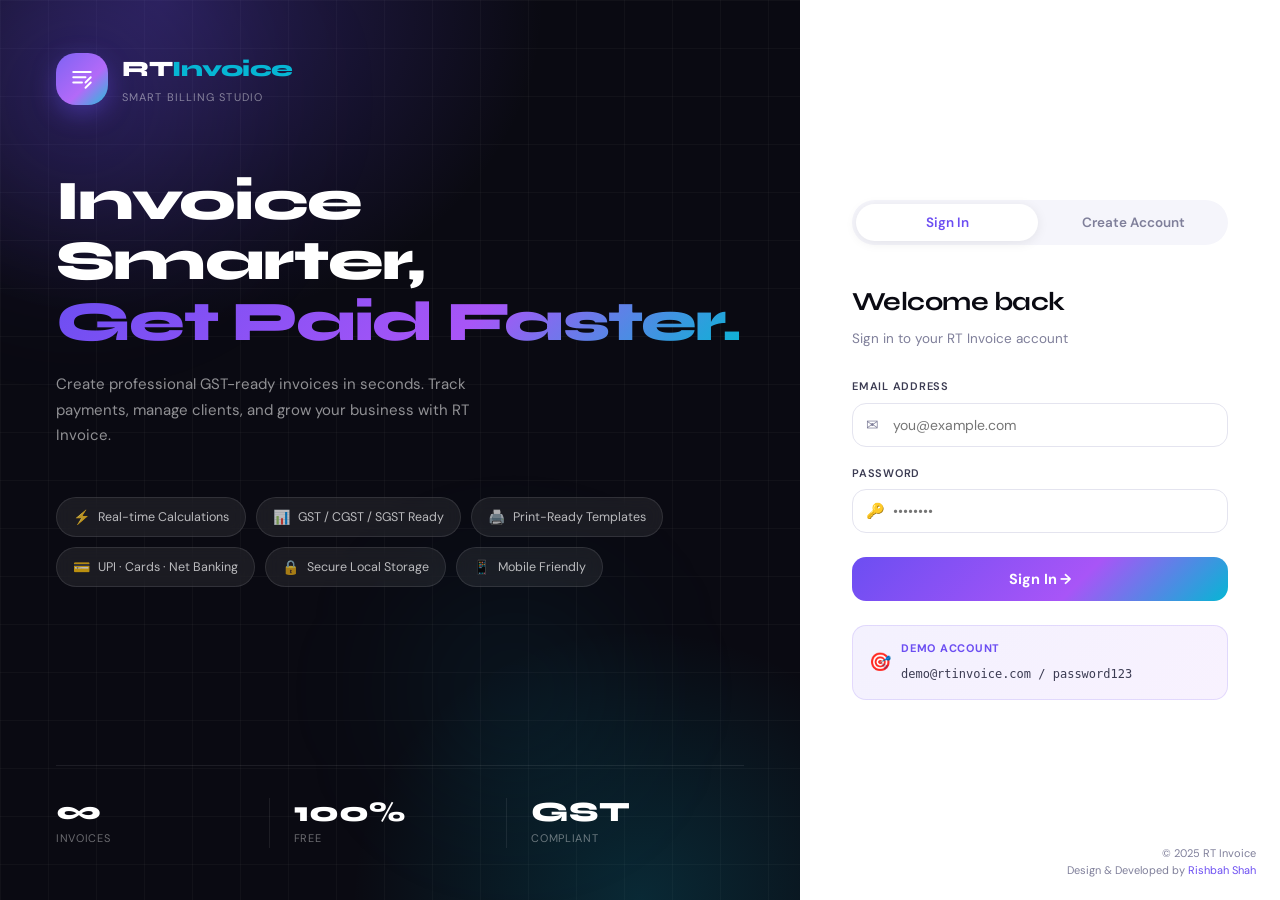
<file: index.html>
<!DOCTYPE html>
<html lang="en">

<head>
  <meta charset="UTF-8">
  <meta name="viewport" content="width=device-width, initial-scale=1.0, viewport-fit=cover">
  <title>RT Invoice · Smart Billing Platform</title>
  <link rel="preconnect" href="https://fonts.googleapis.com">
  <link rel="preconnect" href="https://fonts.gstatic.com" crossorigin>
  <link
    href="https://fonts.googleapis.com/css2?family=Syne:wght@400;500;600;700;800&family=DM+Sans:ital,opsz,wght@0,9..40,300;0,9..40,400;0,9..40,500;0,9..40,600;1,9..40,300&display=swap"
    rel="stylesheet">
  <link rel="stylesheet" href="css/style.css">
  <link rel="stylesheet" href="css/login.css">
  <link rel="icon" type="image/svg+xml"
    href="data:image/svg+xml,%3Csvg xmlns='http://www.w3.org/2000/svg' viewBox='0 0 32 32' fill='%236c4ef2'%3E%3Crect width='32' height='32' rx='8' fill='%236c4ef2'/%3E%3Ctext x='5' y='23' font-size='18' font-weight='900' fill='white' font-family='sans-serif'%3ERT%3C/text%3E%3C/svg%3E">
</head>

<body>

  <div class="login-bg">

    <!-- ── Animated orbs ── -->
    <div class="orb orb-1"></div>
    <div class="orb orb-2"></div>
    <div class="orb orb-3"></div>

    <!-- ── Hero / Left ── -->
    <div class="login-hero">
      <div class="hero-grid"></div>

      <div class="hero-top">
        <!-- Brand -->
        <div class="brand-mark">
          <div class="brand-icon">
            <svg width="28" height="28" viewBox="0 0 32 32" fill="none">
              <path d="M6 8h20M6 14h14M6 20h10M20 20l6-6M20 26l6-6" stroke="white" stroke-width="2.2"
                stroke-linecap="round" />
            </svg>
          </div>
          <div>
            <div class="brand-name">RT<span>Invoice</span></div>
            <div class="brand-tagline">Smart Billing Studio</div>
          </div>
        </div>

        <!-- Headline -->
        <h1 class="hero-headline">
          Invoice Smarter,<br>
          <span class="grad-text">Get Paid Faster.</span>
        </h1>
        <p class="hero-sub">
          Create professional GST-ready invoices in seconds. Track payments, manage clients, and grow your business with
          RT Invoice.
        </p>

        <!-- Feature Pills -->
        <div class="feature-pills">
          <div class="pill"><span class="pill-icon">⚡</span> Real-time Calculations</div>
          <div class="pill"><span class="pill-icon">📊</span> GST / CGST / SGST Ready</div>
          <div class="pill"><span class="pill-icon">🖨️</span> Print-Ready Templates</div>
          <div class="pill"><span class="pill-icon">💳</span> UPI · Cards · Net Banking</div>
          <div class="pill"><span class="pill-icon">🔒</span> Secure Local Storage</div>
          <div class="pill"><span class="pill-icon">📱</span> Mobile Friendly</div>
        </div>
      </div>

      <!-- Stats -->
      <div class="stats-row">
        <div class="stat">
          <div class="stat-num">∞</div>
          <div class="stat-label">Invoices</div>
        </div>
        <div class="stat">
          <div class="stat-num">100%</div>
          <div class="stat-label">Free</div>
        </div>
        <div class="stat">
          <div class="stat-num">GST</div>
          <div class="stat-label">Compliant</div>
        </div>
      </div>
    </div>

    <!-- ── Auth / Right ── -->
    <div class="login-auth">
      <div class="auth-card">

        <!-- Tabs -->
        <div class="auth-tabs">
          <button class="tab-btn active" data-tab="login">Sign In</button>
          <button class="tab-btn" data-tab="signup">Create Account</button>
        </div>

        <!-- Login Form -->
        <div id="loginForm" class="auth-form active">
          <h2 class="auth-title">Welcome back</h2>
          <p class="auth-sub">Sign in to your RT Invoice account</p>
          <form onsubmit="handleLogin(event)" autocomplete="on">
            <div class="input-group">
              <label>Email Address</label>
              <div class="input-wrap">
                <span class="input-icon">✉</span>
                <input type="email" id="loginEmail" placeholder="you@example.com" required autocomplete="email">
              </div>
            </div>
            <div class="input-group">
              <label>Password</label>
              <div class="input-wrap">
                <span class="input-icon">🔑</span>
                <input type="password" id="loginPassword" placeholder="••••••••" required
                  autocomplete="current-password">
              </div>
            </div>
            <button type="submit" class="auth-btn">Sign In →</button>
          </form>

          <div class="demo-box">
            <span class="demo-box-icon">🎯</span>
            <div>
              <p>Demo Account</p>
              <code>demo@rtinvoice.com / password123</code>
            </div>
          </div>
        </div>

        <!-- Signup Form -->
        <div id="signupForm" class="auth-form">
          <h2 class="auth-title">Get started free</h2>
          <p class="auth-sub">Create your RT Invoice account today</p>
          <form onsubmit="handleSignup(event)" autocomplete="off">
            <div class="input-group">
              <label>Full Name</label>
              <div class="input-wrap">
                <span class="input-icon">👤</span>
                <input type="text" id="signupName" placeholder="Rishbah Shah" required>
              </div>
            </div>
            <div class="input-group">
              <label>Email Address</label>
              <div class="input-wrap">
                <span class="input-icon">✉</span>
                <input type="email" id="signupEmail" placeholder="you@example.com" required>
              </div>
            </div>
            <div class="input-group">
              <label>Password</label>
              <div class="input-wrap">
                <span class="input-icon">🔑</span>
                <input type="password" id="signupPassword" placeholder="Min 6 characters" required minlength="6">
              </div>
            </div>
            <div class="input-group">
              <label>Confirm Password</label>
              <div class="input-wrap">
                <span class="input-icon">🔒</span>
                <input type="password" id="signupConfirmPassword" placeholder="Repeat password" required>
              </div>
            </div>
            <button type="submit" class="auth-btn">Create Free Account →</button>
          </form>
        </div>

      </div>

      <!-- Copyright -->
      <div class="login-copyright">
        © 2025 RT Invoice<br>
        Design &amp; Developed by <a href="#">Rishbah Shah</a>
      </div>
    </div>

  </div>

  <!-- Toast -->
  <div id="toast" class="toast hidden"></div>

  <script src="js/auth.js"></script>
</body>

</html>
</file>
<file: css/style.css>
/* =============================================
   RT INVOICE — Global Styles
   Design & Developed by Rishbah Shah
   ============================================= */

@import url('https://fonts.googleapis.com/css2?family=Syne:wght@400;500;600;700;800&family=DM+Sans:ital,opsz,wght@0,9..40,300;0,9..40,400;0,9..40,500;0,9..40,600;1,9..40,300&display=swap');

:root {
  --ink: #0a0a12;
  --ink-mid: #1e1e2e;
  --ink-soft: #3b3b52;
  --muted: #7f7f9a;
  --border: #e4e4ef;
  --surface: #f5f5fb;
  --white: #ffffff;

  --accent: #6c4ef2;
  --accent-2: #a855f7;
  --accent-3: #06b6d4;
  --glow: rgba(108, 78, 242, 0.18);

  --grad: linear-gradient(135deg, #6c4ef2 0%, #a855f7 60%, #06b6d4 100%);
  --grad-soft: linear-gradient(135deg, rgba(108, 78, 242, 0.08) 0%, rgba(168, 85, 247, 0.08) 100%);

  --r-sm: 8px;
  --r-md: 14px;
  --r-lg: 20px;
  --r-xl: 28px;
  --r-2xl: 40px;

  --shadow-sm: 0 2px 8px rgba(10, 10, 18, 0.06);
  --shadow-md: 0 8px 24px rgba(10, 10, 18, 0.10);
  --shadow-lg: 0 20px 48px rgba(10, 10, 18, 0.14);
  --shadow-accent: 0 8px 32px rgba(108, 78, 242, 0.28);

  --font-display: 'Syne', sans-serif;
  --font-body: 'DM Sans', sans-serif;

  --ease-spring: cubic-bezier(0.34, 1.56, 0.64, 1);
  --ease-smooth: cubic-bezier(0.4, 0, 0.2, 1);
}

*,
*::before,
*::after {
  margin: 0;
  padding: 0;
  box-sizing: border-box;
}

html {
  scroll-behavior: smooth;
}

body {
  font-family: var(--font-body);
  background: var(--surface);
  color: var(--ink);
  line-height: 1.6;
  -webkit-font-smoothing: antialiased;
  -moz-osx-font-smoothing: grayscale;
}

/* ---- Scrollbar ---- */
::-webkit-scrollbar {
  width: 5px;
  height: 5px;
}

::-webkit-scrollbar-track {
  background: var(--surface);
}

::-webkit-scrollbar-thumb {
  background: var(--border);
  border-radius: 10px;
}

::-webkit-scrollbar-thumb:hover {
  background: var(--muted);
}

/* ---- Selection ---- */
::selection {
  background: rgba(108, 78, 242, 0.15);
  color: var(--ink);
}

/* ---- Utilities ---- */
.hidden {
  display: none !important;
}

/* ---- Buttons ---- */
.btn-primary {
  font-family: var(--font-body);
  background: var(--grad);
  color: var(--white);
  border: none;
  padding: 11px 28px;
  border-radius: var(--r-2xl);
  font-weight: 600;
  font-size: 14px;
  cursor: pointer;
  transition: all 0.25s var(--ease-smooth);
  display: inline-flex;
  align-items: center;
  gap: 8px;
  letter-spacing: 0.01em;
}

.btn-primary:hover {
  transform: translateY(-2px);
  box-shadow: var(--shadow-accent);
}

.btn-primary:active {
  transform: translateY(0);
}

.btn-secondary {
  font-family: var(--font-body);
  background: var(--white);
  color: var(--ink);
  border: 1.5px solid var(--border);
  padding: 11px 28px;
  border-radius: var(--r-2xl);
  font-weight: 500;
  font-size: 14px;
  cursor: pointer;
  transition: all 0.2s var(--ease-smooth);
}

.btn-secondary:hover {
  border-color: var(--accent);
  color: var(--accent);
  background: var(--grad-soft);
}

/* ---- Form Fields ---- */
.form-field {
  display: flex;
  flex-direction: column;
  gap: 7px;
}

.form-field label {
  font-size: 11px;
  font-weight: 600;
  color: var(--muted);
  text-transform: uppercase;
  letter-spacing: 0.06em;
}

.form-field input,
.form-field textarea,
.form-field select {
  border: 1.5px solid var(--border);
  border-radius: var(--r-md);
  padding: 10px 14px;
  font-size: 14px;
  font-family: var(--font-body);
  color: var(--ink);
  background: var(--white);
  transition: all 0.2s var(--ease-smooth);
  outline: none;
}

.form-field input:focus,
.form-field textarea:focus,
.form-field select:focus {
  border-color: var(--accent);
  box-shadow: 0 0 0 3px rgba(108, 78, 242, 0.10);
}

.form-field textarea {
  resize: vertical;
  min-height: 68px;
}

/* ---- Toast ---- */
.toast {
  position: fixed;
  bottom: 28px;
  right: 28px;
  background: var(--ink-mid);
  color: var(--white);
  padding: 14px 22px;
  border-radius: var(--r-lg);
  font-weight: 500;
  font-size: 13.5px;
  z-index: 99999;
  animation: toastIn 0.35s var(--ease-spring);
  box-shadow: var(--shadow-lg);
  display: flex;
  align-items: center;
  gap: 10px;
  max-width: 360px;
  border-left: 3px solid var(--accent);
}

.toast::before {
  content: '✓';
  font-size: 16px;
  color: #10d98e;
  font-weight: 700;
  flex-shrink: 0;
}

.toast.error {
  border-left-color: #f43f5e;
}

.toast.error::before {
  content: '✕';
  color: #f43f5e;
}

.toast.warning {
  border-left-color: #f59e0b;
}

.toast.warning::before {
  content: '⚠';
  color: #f59e0b;
}

.toast.hidden {
  display: none;
}

@keyframes toastIn {
  from {
    transform: translateX(120%) scale(0.9);
    opacity: 0;
  }

  to {
    transform: translateX(0) scale(1);
    opacity: 1;
  }
}

/* ---- Animated gradient orb (background decoration) ---- */
.orb {
  position: absolute;
  border-radius: 50%;
  filter: blur(72px);
  pointer-events: none;
  animation: orbFloat 8s ease-in-out infinite;
}

.orb-1 {
  width: 400px;
  height: 400px;
  background: radial-gradient(circle, rgba(108, 78, 242, 0.22) 0%, transparent 70%);
  top: -100px;
  left: -120px;
  animation-delay: 0s;
}

.orb-2 {
  width: 300px;
  height: 300px;
  background: radial-gradient(circle, rgba(168, 85, 247, 0.18) 0%, transparent 70%);
  top: 40%;
  right: -80px;
  animation-delay: -3s;
}

.orb-3 {
  width: 260px;
  height: 260px;
  background: radial-gradient(circle, rgba(6, 182, 212, 0.14) 0%, transparent 70%);
  bottom: 80px;
  left: 30%;
  animation-delay: -5s;
}

@keyframes orbFloat {

  0%,
  100% {
    transform: translate(0, 0) scale(1);
  }

  33% {
    transform: translate(20px, -30px) scale(1.05);
  }

  66% {
    transform: translate(-15px, 20px) scale(0.95);
  }
}
</file>
<file: css/login.css>
/* =============================================
   RT INVOICE — Login Page Styles
   Design & Developed by Rishbah Shah
   ============================================= */

.login-bg {
  min-height: 100vh;
  background: var(--ink);
  display: flex;
  align-items: stretch;
  position: relative;
  overflow: hidden;
}

/* ---- Hero Side ---- */
.login-hero {
  flex: 1.1;
  padding: 52px 56px;
  display: flex;
  flex-direction: column;
  justify-content: space-between;
  position: relative;
  overflow: hidden;
}

.login-hero::after {
  content: '';
  position: absolute;
  inset: 0;
  background:
    radial-gradient(ellipse 80% 60% at 20% 0%, rgba(108, 78, 242, 0.30) 0%, transparent 60%),
    radial-gradient(ellipse 60% 50% at 80% 100%, rgba(6, 182, 212, 0.18) 0%, transparent 60%);
  pointer-events: none;
}

.hero-top {
  position: relative;
  z-index: 2;
}

.brand-mark {
  display: flex;
  align-items: center;
  gap: 14px;
  margin-bottom: 64px;
}

.brand-icon {
  width: 52px;
  height: 52px;
  background: var(--grad);
  border-radius: var(--r-lg);
  display: flex;
  align-items: center;
  justify-content: center;
  box-shadow: 0 8px 24px rgba(108, 78, 242, 0.4);
  position: relative;
  overflow: hidden;
}

.brand-icon::before {
  content: '';
  position: absolute;
  top: -40%;
  left: -40%;
  width: 180%;
  height: 180%;
  background: rgba(255, 255, 255, 0.12);
  border-radius: 50%;
}

.brand-name {
  font-family: var(--font-display);
  font-size: 22px;
  font-weight: 800;
  color: var(--white);
  letter-spacing: -0.02em;
}

.brand-name span {
  color: var(--accent-3);
}

.brand-tagline {
  font-size: 11px;
  color: rgba(255, 255, 255, 0.45);
  letter-spacing: 0.1em;
  text-transform: uppercase;
  margin-top: 2px;
}

.hero-headline {
  font-family: var(--font-display);
  font-size: clamp(36px, 4.5vw, 56px);
  font-weight: 800;
  color: var(--white);
  line-height: 1.08;
  letter-spacing: -0.03em;
  margin-bottom: 20px;
}

.hero-headline .grad-text {
  background: var(--grad);
  -webkit-background-clip: text;
  -webkit-text-fill-color: transparent;
  background-clip: text;
}

.hero-sub {
  font-size: 15px;
  color: rgba(255, 255, 255, 0.55);
  max-width: 440px;
  line-height: 1.7;
  margin-bottom: 48px;
}

/* Feature Pills */
.feature-pills {
  display: flex;
  flex-wrap: wrap;
  gap: 10px;
  margin-bottom: 56px;
}

.pill {
  display: flex;
  align-items: center;
  gap: 8px;
  padding: 8px 16px;
  background: rgba(255, 255, 255, 0.07);
  border: 1px solid rgba(255, 255, 255, 0.10);
  border-radius: var(--r-2xl);
  font-size: 12.5px;
  color: rgba(255, 255, 255, 0.7);
  backdrop-filter: blur(8px);
  transition: all 0.2s;
}

.pill:hover {
  background: rgba(108, 78, 242, 0.20);
  border-color: rgba(108, 78, 242, 0.40);
  color: var(--white);
}

.pill-icon {
  font-size: 14px;
}

/* Stats Row */
.stats-row {
  display: flex;
  gap: 0;
  padding-top: 32px;
  border-top: 1px solid rgba(255, 255, 255, 0.08);
  position: relative;
  z-index: 2;
}

.stat {
  flex: 1;
  padding: 0 24px 0 0;
}

.stat+.stat {
  padding-left: 24px;
  border-left: 1px solid rgba(255, 255, 255, 0.08);
}

.stat-num {
  font-family: var(--font-display);
  font-size: 28px;
  font-weight: 800;
  color: var(--white);
  line-height: 1;
}

.stat-label {
  font-size: 11px;
  color: rgba(255, 255, 255, 0.40);
  margin-top: 4px;
  text-transform: uppercase;
  letter-spacing: 0.06em;
}

/* Grid background decoration */
.hero-grid {
  position: absolute;
  inset: 0;
  background-image:
    linear-gradient(rgba(255, 255, 255, 0.03) 1px, transparent 1px),
    linear-gradient(90deg, rgba(255, 255, 255, 0.03) 1px, transparent 1px);
  background-size: 48px 48px;
  z-index: 0;
}

/* ---- Auth Side ---- */
.login-auth {
  width: min(480px, 42vw);
  background: var(--white);
  display: flex;
  align-items: center;
  justify-content: center;
  padding: 52px 52px;
  position: relative;
  z-index: 2;
}

.auth-card {
  width: 100%;
}

/* Tabs */
.auth-tabs {
  display: flex;
  background: var(--surface);
  border-radius: var(--r-2xl);
  padding: 4px;
  gap: 4px;
  margin-bottom: 36px;
}

.tab-btn {
  flex: 1;
  padding: 10px 16px;
  background: transparent;
  border: none;
  border-radius: var(--r-2xl);
  font-family: var(--font-body);
  font-weight: 600;
  font-size: 13.5px;
  cursor: pointer;
  color: var(--muted);
  transition: all 0.25s var(--ease-smooth);
}

.tab-btn.active {
  background: var(--white);
  color: var(--accent);
  box-shadow: 0 2px 12px rgba(0, 0, 0, 0.08);
}

/* Auth Form */
.auth-form {
  display: none;
}

.auth-form.active {
  display: block;
  animation: fadeUp 0.3s var(--ease-smooth);
}

@keyframes fadeUp {
  from {
    opacity: 0;
    transform: translateY(12px);
  }

  to {
    opacity: 1;
    transform: translateY(0);
  }
}

.auth-title {
  font-family: var(--font-display);
  font-size: 26px;
  font-weight: 700;
  color: var(--ink);
  margin-bottom: 6px;
  letter-spacing: -0.02em;
}

.auth-sub {
  font-size: 13.5px;
  color: var(--muted);
  margin-bottom: 28px;
}

.input-group {
  margin-bottom: 18px;
}

.input-group label {
  display: block;
  font-size: 11px;
  font-weight: 600;
  color: var(--ink-soft);
  margin-bottom: 7px;
  text-transform: uppercase;
  letter-spacing: 0.07em;
}

.input-wrap {
  position: relative;
}

.input-wrap .input-icon {
  position: absolute;
  left: 14px;
  top: 50%;
  transform: translateY(-50%);
  color: var(--muted);
  font-size: 15px;
  pointer-events: none;
}

.input-wrap input {
  width: 100%;
  padding: 12px 14px 12px 40px;
  border: 1.5px solid var(--border);
  border-radius: var(--r-md);
  font-size: 14px;
  font-family: var(--font-body);
  color: var(--ink);
  background: var(--white);
  transition: all 0.2s var(--ease-smooth);
  outline: none;
}

.input-wrap input:focus {
  border-color: var(--accent);
  box-shadow: 0 0 0 3px rgba(108, 78, 242, 0.10);
}

.auth-btn {
  width: 100%;
  padding: 13px;
  background: var(--grad);
  color: var(--white);
  border: none;
  border-radius: var(--r-md);
  font-family: var(--font-body);
  font-weight: 700;
  font-size: 14.5px;
  cursor: pointer;
  transition: all 0.25s var(--ease-smooth);
  margin-top: 6px;
  letter-spacing: 0.01em;
  position: relative;
  overflow: hidden;
}

.auth-btn::before {
  content: '';
  position: absolute;
  top: 0;
  left: -100%;
  width: 100%;
  height: 100%;
  background: linear-gradient(90deg, transparent, rgba(255, 255, 255, 0.15), transparent);
  transition: left 0.5s;
}

.auth-btn:hover {
  transform: translateY(-2px);
  box-shadow: var(--shadow-accent);
}

.auth-btn:hover::before {
  left: 100%;
}

.demo-box {
  margin-top: 24px;
  padding: 14px 16px;
  background: var(--grad-soft);
  border: 1px solid rgba(108, 78, 242, 0.15);
  border-radius: var(--r-md);
  display: flex;
  align-items: center;
  gap: 10px;
}

.demo-box-icon {
  font-size: 18px;
}

.demo-box p {
  font-size: 11px;
  font-weight: 700;
  color: var(--accent);
  text-transform: uppercase;
  letter-spacing: 0.07em;
  margin-bottom: 2px;
}

.demo-box code {
  font-size: 12px;
  color: var(--ink-soft);
}

/* Copyright */
.login-copyright {
  position: absolute;
  bottom: 20px;
  right: 24px;
  font-size: 11px;
  color: var(--muted);
  text-align: right;
}

.login-copyright a {
  color: var(--accent);
  text-decoration: none;
}

/* Responsive */
@media (max-width: 900px) {
  .login-bg {
    flex-direction: column;
  }

  .login-hero {
    padding: 40px 32px;
    flex: none;
  }

  .login-auth {
    width: 100%;
    padding: 40px 32px;
  }

  .hero-headline {
    font-size: 32px;
  }

  .stats-row {
    gap: 24px;
  }
}

@media (max-width: 500px) {
  .login-hero {
    padding: 28px 20px;
  }

  .login-auth {
    padding: 28px 20px;
  }
}
</file>
<file: css/dashboard.css>
/* =============================================
   RT INVOICE — Dashboard Styles
   Design & Developed by Rishbah Shah
   ============================================= */

.app {
  display: flex;
  min-height: 100vh;
  background: var(--surface);
}

/* =====================
   SIDEBAR
   ===================== */
.sidebar {
  width: 290px;
  background: var(--white);
  border-right: 1px solid var(--border);
  display: flex;
  flex-direction: column;
  position: fixed;
  height: 100vh;
  overflow-y: auto;
  z-index: 50;
  transition: transform 0.3s var(--ease-smooth);
}

.sidebar-top {
  padding: 24px 22px 20px;
  border-bottom: 1px solid var(--border);
  background: var(--ink);
  position: relative;
  overflow: hidden;
}

.sidebar-top::before {
  content: '';
  position: absolute;
  top: -60%;
  left: -30%;
  width: 200%;
  height: 200%;
  background: radial-gradient(ellipse 60% 50% at 40% 30%, rgba(108, 78, 242, 0.25) 0%, transparent 60%);
  pointer-events: none;
}

.sidebar-brand {
  display: flex;
  align-items: center;
  gap: 11px;
  margin-bottom: 20px;
  position: relative;
  z-index: 1;
}

.sb-icon {
  width: 38px;
  height: 38px;
  background: var(--grad);
  border-radius: 10px;
  display: flex;
  align-items: center;
  justify-content: center;
  flex-shrink: 0;
  box-shadow: 0 4px 14px rgba(108, 78, 242, 0.35);
}

.sb-brand-name {
  font-family: var(--font-display);
  font-size: 17px;
  font-weight: 800;
  color: var(--white);
  letter-spacing: -0.02em;
  line-height: 1.1;
}

.sb-brand-name span {
  color: var(--accent-3);
}

.sb-brand-sub {
  font-size: 10px;
  color: rgba(255, 255, 255, 0.40);
  text-transform: uppercase;
  letter-spacing: 0.08em;
}

/* User Profile */
.sb-user {
  display: flex;
  align-items: center;
  gap: 10px;
  padding: 12px 14px;
  background: rgba(255, 255, 255, 0.07);
  border: 1px solid rgba(255, 255, 255, 0.08);
  border-radius: var(--r-md);
  position: relative;
  z-index: 1;
}

.sb-avatar {
  width: 38px;
  height: 38px;
  background: var(--grad);
  border-radius: 50%;
  display: flex;
  align-items: center;
  justify-content: center;
  font-family: var(--font-display);
  font-size: 16px;
  font-weight: 700;
  color: var(--white);
  flex-shrink: 0;
}

.sb-user-name {
  font-size: 13px;
  font-weight: 600;
  color: var(--white);
  display: block;
}

.sb-user-meta {
  font-size: 10px;
  color: rgba(255, 255, 255, 0.40);
  text-transform: uppercase;
  letter-spacing: 0.07em;
}

.sb-signout {
  margin-left: auto;
  background: none;
  border: none;
  cursor: pointer;
  color: rgba(255, 255, 255, 0.35);
  font-size: 18px;
  transition: color 0.2s;
  padding: 4px;
  display: flex;
  align-items: center;
}

.sb-signout:hover {
  color: #f43f5e;
}

/* Search Section */
.sb-search {
  padding: 16px 18px 14px;
  border-bottom: 1px solid var(--border);
}

.sb-search-wrap {
  display: flex;
  align-items: center;
  gap: 8px;
  background: var(--surface);
  border: 1.5px solid var(--border);
  border-radius: var(--r-md);
  padding: 9px 13px;
  transition: border-color 0.2s;
}

.sb-search-wrap:focus-within {
  border-color: var(--accent);
  box-shadow: 0 0 0 3px rgba(108, 78, 242, 0.08);
}

.sb-search-wrap svg {
  color: var(--muted);
  flex-shrink: 0;
}

.sb-search-wrap input {
  flex: 1;
  border: none;
  background: transparent;
  outline: none;
  font-size: 13px;
  color: var(--ink);
  font-family: var(--font-body);
}

.sb-meta {
  display: flex;
  justify-content: space-between;
  align-items: center;
  margin-top: 10px;
  font-size: 11px;
  color: var(--muted);
}

.sb-count {
  font-family: var(--font-display);
  font-size: 20px;
  font-weight: 700;
  color: var(--accent);
  line-height: 1;
}

/* Invoice List */
.sb-list-area {
  flex: 1;
  overflow-y: auto;
  padding: 14px 14px 0;
}

.empty-state {
  text-align: center;
  padding: 48px 16px;
  color: var(--muted);
}

.empty-state-icon {
  font-size: 40px;
  margin-bottom: 10px;
  opacity: 0.5;
}

.empty-state p {
  font-size: 13px;
  font-weight: 500;
  margin-bottom: 4px;
  color: var(--ink-soft);
}

.empty-state span {
  font-size: 12px;
}

#invoiceList {
  display: flex;
  flex-direction: column;
  gap: 7px;
  padding-bottom: 14px;
}

.inv-card {
  background: var(--surface);
  border: 1.5px solid var(--border);
  border-radius: var(--r-md);
  padding: 12px 14px;
  cursor: pointer;
  transition: all 0.2s var(--ease-smooth);
  position: relative;
  overflow: hidden;
}

.inv-card::before {
  content: '';
  position: absolute;
  left: 0;
  top: 0;
  bottom: 0;
  width: 3px;
  background: var(--grad);
  opacity: 0;
  transition: opacity 0.2s;
}

.inv-card:hover {
  border-color: rgba(108, 78, 242, 0.30);
  background: var(--white);
  transform: translateX(2px);
}

.inv-card:hover::before,
.inv-card.active::before {
  opacity: 1;
}

.inv-card.active {
  border-color: rgba(108, 78, 242, 0.30);
  background: rgba(108, 78, 242, 0.04);
}

.inv-card-top {
  display: flex;
  justify-content: space-between;
  align-items: center;
  margin-bottom: 5px;
}

.inv-num {
  font-size: 10.5px;
  font-weight: 700;
  color: var(--accent);
  letter-spacing: 0.04em;
}

.inv-date {
  font-size: 10px;
  color: var(--muted);
}

.inv-customer {
  font-size: 13px;
  font-weight: 600;
  color: var(--ink);
  margin-bottom: 4px;
  white-space: nowrap;
  overflow: hidden;
  text-overflow: ellipsis;
}

.inv-amount {
  font-family: var(--font-display);
  font-size: 14px;
  font-weight: 700;
  color: var(--ink);
}

/* Sidebar Copyright */
.sb-copyright {
  padding: 14px 18px;
  border-top: 1px solid var(--border);
  font-size: 10px;
  color: var(--muted);
  text-align: center;
  line-height: 1.5;
}

/* =====================
   MAIN CONTENT
   ===================== */
.main-area {
  flex: 1;
  margin-left: 290px;
  display: flex;
  flex-direction: column;
  min-height: 100vh;
}

/* Top Nav */
.top-bar {
  background: var(--white);
  border-bottom: 1px solid var(--border);
  padding: 18px 32px;
  display: flex;
  align-items: center;
  justify-content: space-between;
  position: sticky;
  top: 0;
  z-index: 40;
}

.top-bar-left h1 {
  font-family: var(--font-display);
  font-size: 22px;
  font-weight: 700;
  color: var(--ink);
  letter-spacing: -0.02em;
}

.top-bar-left p {
  font-size: 13px;
  color: var(--muted);
  margin-top: 1px;
}

.create-btn {
  background: var(--grad);
  color: var(--white);
  border: none;
  padding: 11px 24px;
  border-radius: var(--r-2xl);
  font-family: var(--font-body);
  font-weight: 600;
  font-size: 14px;
  cursor: pointer;
  display: flex;
  align-items: center;
  gap: 7px;
  transition: all 0.25s var(--ease-smooth);
  letter-spacing: 0.01em;
}

.create-btn:hover {
  transform: translateY(-2px);
  box-shadow: var(--shadow-accent);
}

/* Content Area */
.content-area {
  flex: 1;
  padding: 28px 32px;
}

/* Empty Preview */
.preview-empty {
  background: var(--white);
  border: 1.5px dashed var(--border);
  border-radius: var(--r-xl);
  min-height: 520px;
  display: flex;
  flex-direction: column;
  align-items: center;
  justify-content: center;
  text-align: center;
  padding: 60px 40px;
}

.preview-empty-icon {
  width: 80px;
  height: 80px;
  background: var(--grad-soft);
  border-radius: var(--r-xl);
  display: flex;
  align-items: center;
  justify-content: center;
  font-size: 36px;
  margin: 0 auto 20px;
}

.preview-empty h3 {
  font-family: var(--font-display);
  font-size: 20px;
  font-weight: 700;
  color: var(--ink);
  margin-bottom: 8px;
}

.preview-empty p {
  font-size: 14px;
  color: var(--muted);
  max-width: 280px;
  margin-bottom: 24px;
}

.outline-btn {
  background: transparent;
  border: 1.5px solid var(--accent);
  color: var(--accent);
  padding: 10px 24px;
  border-radius: var(--r-2xl);
  font-family: var(--font-body);
  font-weight: 600;
  font-size: 13.5px;
  cursor: pointer;
  transition: all 0.2s var(--ease-smooth);
}

.outline-btn:hover {
  background: var(--accent);
  color: var(--white);
}

/* Invoice Preview */
.invoice-preview-wrapper {
  animation: fadeUp 0.3s var(--ease-smooth);
}

/* =====================
   INVOICE CARD (Preview)
   ===================== */
.inv-paper {
  background: var(--white);
  border-radius: var(--r-xl);
  border: 1px solid var(--border);
  overflow: hidden;
  box-shadow: var(--shadow-sm);
}

.inv-paper-top {
  background: var(--ink);
  padding: 32px 40px;
  display: flex;
  justify-content: space-between;
  align-items: flex-start;
  position: relative;
  overflow: hidden;
}

.inv-paper-top::before {
  content: '';
  position: absolute;
  inset: 0;
  background: radial-gradient(ellipse 70% 60% at 20% 50%, rgba(108, 78, 242, 0.28) 0%, transparent 60%);
  pointer-events: none;
}

.inv-co-name {
  font-family: var(--font-display);
  font-size: 24px;
  font-weight: 800;
  color: var(--white);
  letter-spacing: -0.02em;
  position: relative;
  z-index: 1;
}

.inv-co-name span {
  color: var(--accent-3);
}

.inv-co-details {
  font-size: 12px;
  color: rgba(255, 255, 255, 0.50);
  line-height: 1.8;
  margin-top: 6px;
  position: relative;
  z-index: 1;
}

.inv-title-block {
  text-align: right;
  position: relative;
  z-index: 1;
}

.inv-word {
  font-family: var(--font-display);
  font-size: 38px;
  font-weight: 800;
  color: rgba(255, 255, 255, 0.12);
  letter-spacing: 0.08em;
  line-height: 1;
  margin-bottom: 8px;
}

.inv-num-tag {
  font-size: 13px;
  font-weight: 700;
  color: var(--white);
  letter-spacing: 0.04em;
}

.inv-date-tag {
  font-size: 12px;
  color: rgba(255, 255, 255, 0.50);
  margin-top: 4px;
}

.inv-paper-body {
  padding: 32px 40px;
}

.inv-billing-grid {
  display: grid;
  grid-template-columns: 1fr 1fr;
  gap: 32px;
  margin-bottom: 32px;
  padding-bottom: 24px;
  border-bottom: 1px solid var(--border);
}

.inv-section-label {
  font-size: 10px;
  font-weight: 700;
  color: var(--muted);
  text-transform: uppercase;
  letter-spacing: 0.1em;
  margin-bottom: 10px;
}

.inv-client-name {
  font-size: 16px;
  font-weight: 700;
  color: var(--ink);
  margin-bottom: 6px;
}

.inv-client-detail {
  font-size: 12.5px;
  color: var(--ink-soft);
  line-height: 1.8;
}

/* Items Table */
.inv-table {
  width: 100%;
  border-collapse: collapse;
  margin-bottom: 28px;
}

.inv-table thead tr {
  background: var(--surface);
  border-radius: var(--r-sm);
}

.inv-table th {
  padding: 10px 14px;
  text-align: left;
  font-size: 11px;
  font-weight: 700;
  color: var(--muted);
  text-transform: uppercase;
  letter-spacing: 0.08em;
  border-bottom: 1.5px solid var(--border);
}

.inv-table th:last-child {
  text-align: right;
}

.inv-table td {
  padding: 12px 14px;
  font-size: 13.5px;
  color: var(--ink-soft);
  border-bottom: 1px solid var(--border);
}

.inv-table td:last-child {
  text-align: right;
  font-weight: 600;
  color: var(--ink);
}

.inv-table tbody tr:hover td {
  background: var(--surface);
}

.inv-table tbody tr:last-child td {
  border-bottom: none;
}

/* Summary */
.inv-summary-row {
  display: flex;
  justify-content: flex-end;
  margin-bottom: 24px;
}

.inv-summary-box {
  width: 300px;
  background: var(--surface);
  border-radius: var(--r-lg);
  padding: 18px 22px;
}

.inv-sum-line {
  display: flex;
  justify-content: space-between;
  font-size: 13px;
  color: var(--ink-soft);
  padding: 5px 0;
}

.inv-sum-total {
  display: flex;
  justify-content: space-between;
  font-family: var(--font-display);
  font-size: 18px;
  font-weight: 700;
  color: var(--accent);
  border-top: 2px solid var(--border);
  margin-top: 8px;
  padding-top: 12px;
}

/* Payment Badge */
.inv-payment-badge {
  display: inline-flex;
  align-items: center;
  gap: 6px;
  padding: 6px 14px;
  background: rgba(6, 182, 212, 0.08);
  border: 1px solid rgba(6, 182, 212, 0.25);
  border-radius: var(--r-2xl);
  font-size: 12px;
  font-weight: 600;
  color: #0891b2;
  margin-bottom: 24px;
}

/* Action Row */
.inv-actions {
  display: flex;
  gap: 12px;
  justify-content: flex-end;
  padding-top: 20px;
  border-top: 1px solid var(--border);
  margin-top: 4px;
}

/* Copyright Footer inside paper */
.inv-footer {
  background: var(--surface);
  padding: 14px 40px;
  border-top: 1px solid var(--border);
  display: flex;
  justify-content: space-between;
  align-items: center;
}

.inv-footer-brand {
  font-family: var(--font-display);
  font-size: 12px;
  font-weight: 700;
  color: var(--accent);
  letter-spacing: -0.01em;
}

.inv-footer-credit {
  font-size: 11px;
  color: var(--muted);
}

/* =====================
   MODAL
   ===================== */
.modal-overlay {
  display: none;
  position: fixed;
  inset: 0;
  background: rgba(10, 10, 18, 0.65);
  backdrop-filter: blur(6px);
  z-index: 1000;
  align-items: center;
  justify-content: center;
  padding: 20px;
}

.modal-overlay.active {
  display: flex;
}

.modal-box {
  background: var(--white);
  border-radius: var(--r-xl);
  width: 100%;
  max-width: 780px;
  max-height: 88vh;
  overflow-y: auto;
  animation: modalUp 0.3s var(--ease-spring);
  box-shadow: 0 32px 80px rgba(10, 10, 18, 0.30);
}

@keyframes modalUp {
  from {
    transform: translateY(40px) scale(0.97);
    opacity: 0;
  }

  to {
    transform: translateY(0) scale(1);
    opacity: 1;
  }
}

.modal-head {
  display: flex;
  justify-content: space-between;
  align-items: center;
  padding: 22px 28px;
  border-bottom: 1px solid var(--border);
  background: var(--ink);
  border-radius: var(--r-xl) var(--r-xl) 0 0;
  position: sticky;
  top: 0;
  z-index: 2;
}

.modal-head h2 {
  font-family: var(--font-display);
  font-size: 18px;
  font-weight: 700;
  color: var(--white);
  letter-spacing: -0.01em;
}

.modal-close {
  width: 32px;
  height: 32px;
  background: rgba(255, 255, 255, 0.08);
  border: none;
  border-radius: 50%;
  font-size: 18px;
  cursor: pointer;
  color: rgba(255, 255, 255, 0.60);
  display: flex;
  align-items: center;
  justify-content: center;
  transition: all 0.2s;
}

.modal-close:hover {
  background: rgba(244, 63, 94, 0.2);
  color: #f43f5e;
  transform: rotate(90deg);
}

/* Step Progress */
.step-indicator {
  display: flex;
  align-items: center;
  gap: 8px;
  padding: 20px 28px 0;
  margin-bottom: 24px;
}

.step-dot {
  width: 28px;
  height: 28px;
  border-radius: 50%;
  display: flex;
  align-items: center;
  justify-content: center;
  font-size: 11px;
  font-weight: 700;
  background: var(--surface);
  color: var(--muted);
  border: 1.5px solid var(--border);
  transition: all 0.3s;
}

.step-dot.active {
  background: var(--accent);
  color: var(--white);
  border-color: var(--accent);
  box-shadow: 0 0 0 4px rgba(108, 78, 242, 0.15);
}

.step-dot.done {
  background: #10d98e;
  color: var(--white);
  border-color: #10d98e;
}

.step-line {
  flex: 1;
  height: 2px;
  background: var(--border);
  border-radius: 10px;
  overflow: hidden;
}

.step-line-fill {
  height: 100%;
  background: var(--grad);
  width: 0;
  transition: width 0.4s var(--ease-smooth);
}

.step-label {
  font-size: 11px;
  font-weight: 600;
  color: var(--muted);
  text-transform: uppercase;
  letter-spacing: 0.08em;
}

/* Modal Body */
.modal-body {
  padding: 0 28px 28px;
}

.modal-step {
  display: none;
}

.modal-step.active {
  display: block;
  animation: fadeUp 0.3s var(--ease-smooth);
}

.modal-step-title {
  font-family: var(--font-display);
  font-size: 18px;
  font-weight: 700;
  color: var(--ink);
  margin-bottom: 20px;
  letter-spacing: -0.01em;
}

.form-grid {
  display: grid;
  grid-template-columns: 1fr 1fr;
  gap: 16px;
  margin-bottom: 24px;
}

.full {
  grid-column: 1 / -1;
}

/* Items Table in Modal */
.items-section {
  margin-bottom: 20px;
}

.modal-items-table {
  width: 100%;
  border-collapse: collapse;
  margin-bottom: 12px;
  border-radius: var(--r-md);
  overflow: hidden;
  border: 1px solid var(--border);
}

.modal-items-table th {
  padding: 9px 12px;
  background: var(--surface);
  font-size: 11px;
  font-weight: 700;
  color: var(--muted);
  text-transform: uppercase;
  letter-spacing: 0.07em;
  text-align: left;
  border-bottom: 1px solid var(--border);
}

.modal-items-table td {
  padding: 10px 12px;
  font-size: 13px;
  color: var(--ink-soft);
  border-bottom: 1px solid var(--border);
}

.modal-items-table tbody tr:last-child td {
  border-bottom: none;
}

.modal-items-table tbody tr:hover td {
  background: var(--surface);
}

.add-item-row {
  display: grid;
  grid-template-columns: 2fr 80px 120px auto;
  gap: 8px;
  align-items: end;
}

.add-item-row .form-field input {
  width: 100%;
}

.delete-item {
  background: none;
  border: none;
  color: #f43f5e;
  cursor: pointer;
  font-size: 16px;
  padding: 4px 6px;
  transition: transform 0.2s;
}

.delete-item:hover {
  transform: scale(1.2);
}

/* Tax & Settings */
.tax-grid {
  display: grid;
  grid-template-columns: repeat(3, 1fr);
  gap: 14px;
  margin-bottom: 20px;
}

/* Payment Options */
.payment-opts-label {
  font-size: 11px;
  font-weight: 700;
  color: var(--muted);
  text-transform: uppercase;
  letter-spacing: 0.07em;
  margin-bottom: 10px;
}

.payment-opts {
  display: flex;
  flex-wrap: wrap;
  gap: 8px;
  margin-bottom: 20px;
}

.pay-opt {
  display: flex;
  align-items: center;
  gap: 6px;
  padding: 7px 14px;
  border: 1.5px solid var(--border);
  border-radius: var(--r-2xl);
  font-size: 13px;
  font-weight: 500;
  color: var(--ink-soft);
  cursor: pointer;
  transition: all 0.2s;
}

.pay-opt:has(input:checked) {
  border-color: var(--accent);
  background: rgba(108, 78, 242, 0.06);
  color: var(--accent);
}

.pay-opt input {
  margin: 0;
  accent-color: var(--accent);
}

/* Summary Card */
.summary-card {
  background: var(--ink);
  border-radius: var(--r-lg);
  padding: 18px 22px;
  margin-bottom: 24px;
  position: relative;
  overflow: hidden;
}

.summary-card::before {
  content: '';
  position: absolute;
  inset: 0;
  background: radial-gradient(ellipse 60% 50% at 0% 100%, rgba(108, 78, 242, 0.25) 0%, transparent 60%);
  pointer-events: none;
}

.sum-line {
  display: flex;
  justify-content: space-between;
  font-size: 13px;
  color: rgba(255, 255, 255, 0.55);
  padding: 5px 0;
  position: relative;
  z-index: 1;
}

.sum-total {
  display: flex;
  justify-content: space-between;
  font-family: var(--font-display);
  font-size: 20px;
  font-weight: 700;
  color: var(--white);
  border-top: 1px solid rgba(255, 255, 255, 0.10);
  margin-top: 10px;
  padding-top: 14px;
  position: relative;
  z-index: 1;
}

.sum-total span:last-child {
  color: #a3e635;
}

/* Step Actions */
.step-actions {
  display: flex;
  justify-content: flex-end;
  gap: 10px;
  margin-top: 24px;
}

.step-actions.dual {
  justify-content: space-between;
}

/* =====================
   RESPONSIVE
   ===================== */
@media (max-width: 900px) {
  .sidebar {
    transform: translateX(-100%);
    z-index: 200;
  }

  .sidebar.open {
    transform: translateX(0);
  }

  .main-area {
    margin-left: 0;
  }

  .top-bar {
    padding: 16px 20px;
  }

  .content-area {
    padding: 20px;
  }

  .hamburger {
    display: flex !important;
  }
}

@media (max-width: 600px) {
  .form-grid {
    grid-template-columns: 1fr;
  }

  .full {
    grid-column: 1;
  }

  .tax-grid {
    grid-template-columns: 1fr;
  }

  .add-item-row {
    grid-template-columns: 1fr;
  }

  .inv-billing-grid {
    grid-template-columns: 1fr;
  }

  .inv-paper-top {
    flex-direction: column;
    gap: 16px;
  }

  .inv-title-block {
    text-align: left;
  }
}

.hamburger {
  display: none;
  background: none;
  border: none;
  cursor: pointer;
  padding: 4px;
  flex-direction: column;
  gap: 5px;
  margin-right: 16px;
}

.hamburger span {
  display: block;
  width: 22px;
  height: 2px;
  background: var(--ink);
  border-radius: 2px;
}

/* =====================
   PRINT
   ===================== */
@media print {

  .sidebar,
  .top-bar,
  .modal-overlay,
  .inv-actions,
  .create-btn,
  .hamburger {
    display: none !important;
  }

  .main-area {
    margin-left: 0;
  }

  .content-area {
    padding: 0;
  }

  .inv-paper {
    box-shadow: none;
    border: none;
  }
}
</file>
